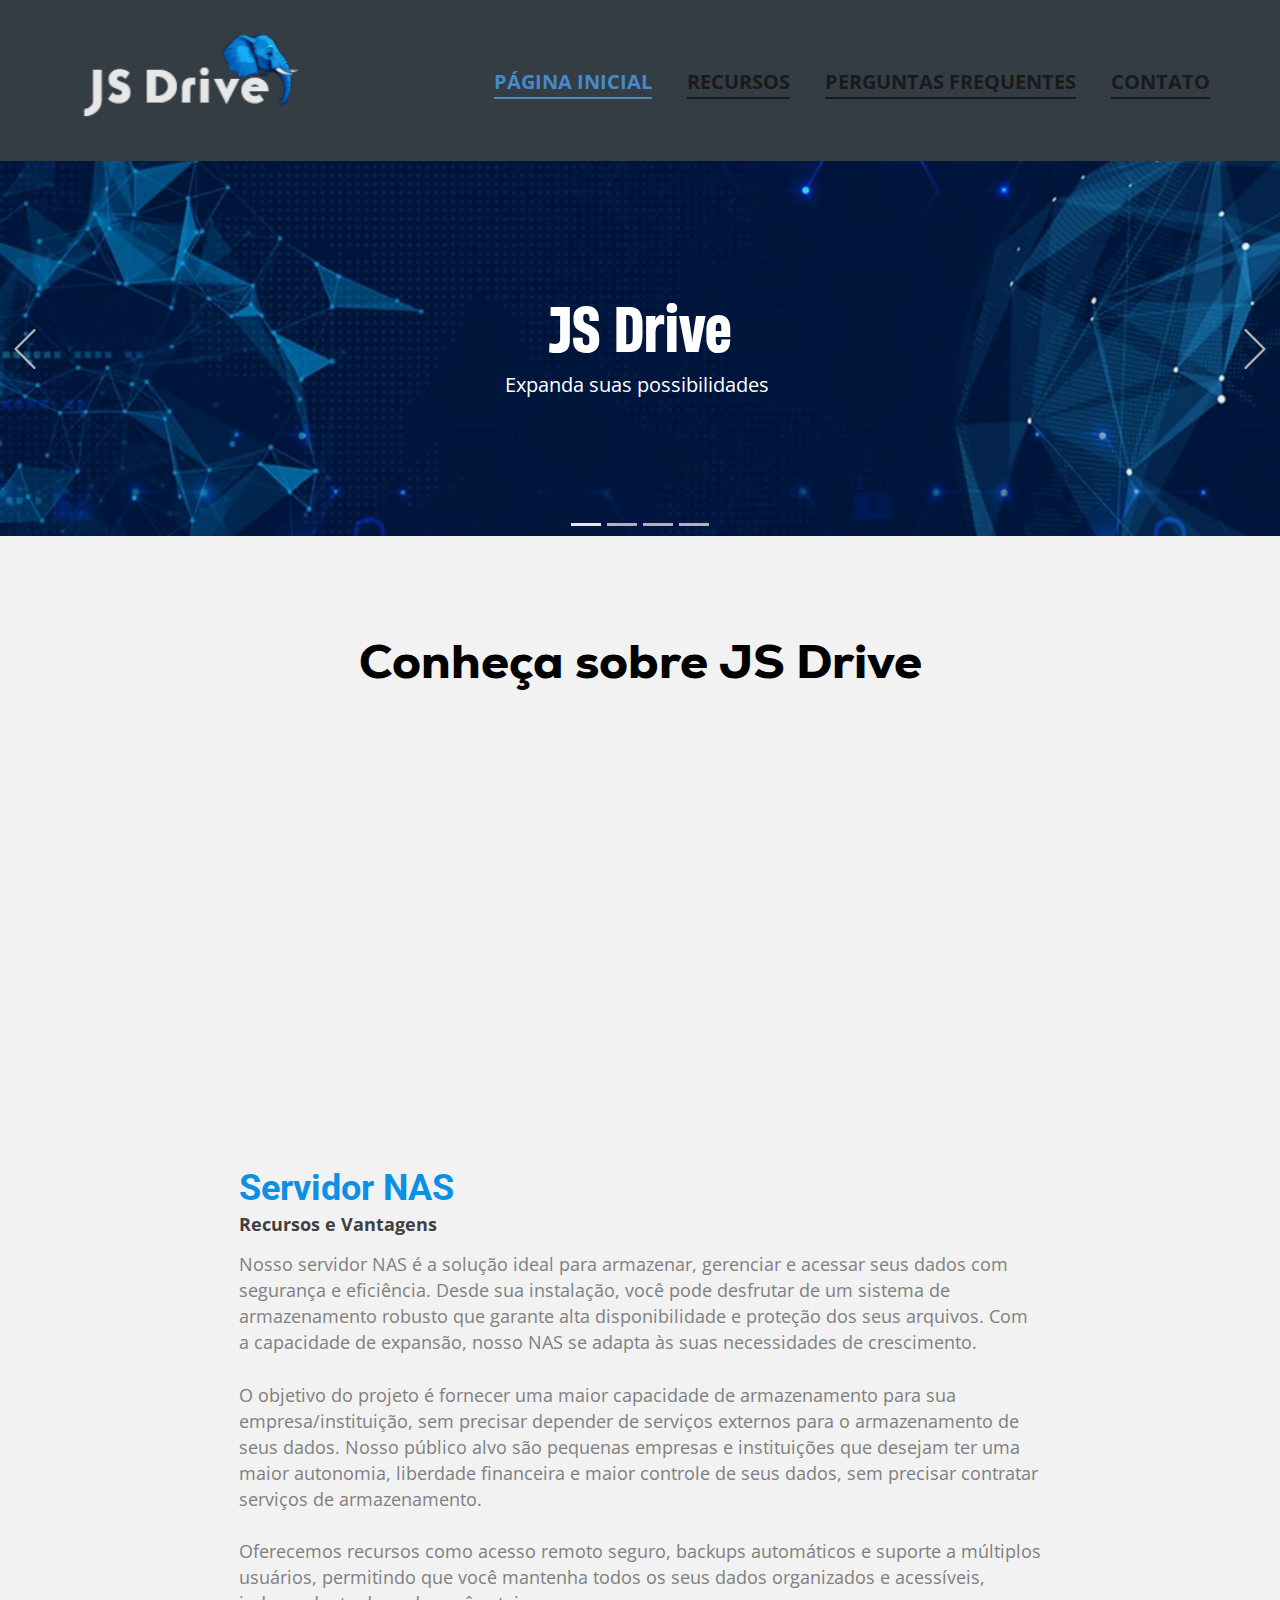
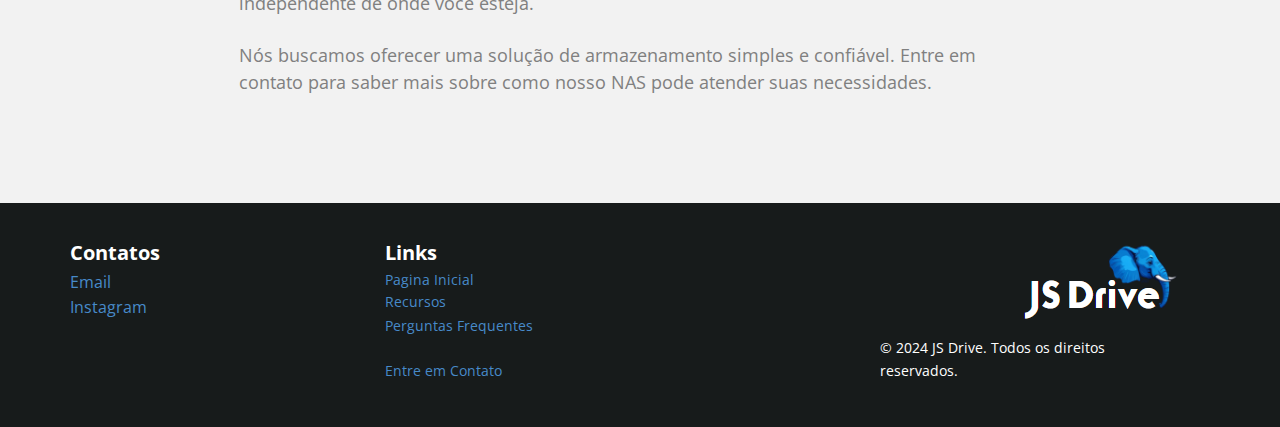
<file: index.html>
<!DOCTYPE html>
<html style="font-size: 16px;" lang="pt-br">

<head>
  <meta name="viewport" content="width=device-width, initial-scale=1.0">
  <meta charset="utf-8">
  <meta name="keywords" content="JS Drive, ​Armazenamento Seguro, Acesso Remoto, Backup Automático">
  <meta name="description" content="">
  <title>Página Inicial</title>
  <link rel="stylesheet" href="nicepage.css" media="screen">
  <link rel="stylesheet" href="index.css" media="screen">
  <script class="u-script" type="text/javascript" src="jquery-1.9.1.min.js" defer=""></script>
  <script class="u-script" type="text/javascript" src="nicepage.js" defer=""></script>
  <meta name="generator" content="Nicepage 7.0.5, nicepage.com">

  <link id="u-theme-google-font" rel="stylesheet"
    href="https://fonts.googleapis.com/css?family=Roboto:100,100i,300,300i,400,400i,500,500i,700,700i,900,900i|Open+Sans:300,300i,400,400i,500,500i,600,600i,700,700i,800,800i">





  <script type="application/ld+json">{
		"@context": "http://schema.org",
		"@type": "Organization",
		"name": "",
		"url": "/",
		"logo": "/images/Screenshot_2.png"
}</script>
  <meta name="theme-color" content="#478ac9">
  <meta property="og:title" content="Página Inicial">
  <meta property="og:type" content="website">
  <link rel="canonical" href="/">
  <meta data-intl-tel-input-cdn-path="intlTelInput/">
</head>

<body
  data-home-page="https://website6397581.nicepage.io/Página-Inicial.html?version=b66b1307-f653-183c-1727-d4254ffd2164"
  data-home-page-title="Página Inicial" data-path-to-root="/" data-include-products="false" class="u-body u-xl-mode"
  data-lang="pt">
  <header class="u-clearfix u-header u-sticky u-sticky-f66b u-header" id="sec-75c3">
    <div class="u-clearfix u-sheet u-sheet-1">
      <a href="#" class="u-image u-logo u-image-1" data-image-width="206" data-image-height="93">
        <img src="images/Logo2.png" class="u-logo-image u-logo-image-1">
      </a>
      <nav class="u-menu u-menu-one-level u-offcanvas u-menu-1">
        <div class="menu-collapse"
          style="font-size: 1.25rem; letter-spacing: 0px; font-weight: 700;">
          <a class="u-button-style u-custom-active-border-color u-custom-active-color u-custom-border u-custom-border-color u-custom-borders u-custom-hover-border-color u-custom-hover-color u-custom-left-right-menu-spacing u-custom-padding-bottom u-custom-text-active-color u-custom-text-color u-custom-text-decoration u-custom-text-hover-color u-custom-top-bottom-menu-spacing u-hamburger-link u-nav-link u-text-active-palette-1-base u-text-hover-palette-2-base"
            href="#">
            <svg class="u-svg-link" viewBox="0 0 24 24">
              <use xlink:href="#menu-hamburger"></use>
            </svg>
            <svg class="u-svg-content" version="1.1" id="menu-hamburger" viewBox="0 0 16 16" x="0px" y="0px"
              xmlns:xlink="http://www.w3.org/1999/xlink" xmlns="http://www.w3.org/2000/svg">
              <g>
                <rect y="1" width="16" height="2"></rect>
                <rect y="7" width="16" height="2"></rect>
                <rect y="13" width="16" height="2"></rect>
              </g>
            </svg>
          </a>
        </div>
        <div class="u-custom-menu u-nav-container">
          <ul class="u-nav u-spacing-30 u-unstyled u-nav-1">
            <li class="u-nav-item"><a
                class="u-border-2 u-border-active-palette-1-base u-border-grey-90 u-border-hover-palette-1-base u-border-no-left u-border-no-right u-border-no-top u-button-style u-nav-link u-text-active-palette-1-base u-text-grey-90 u-text-hover-palette-1-base"
                href="index.html" style="padding: 5px 0px;">Página Inicial</a>
            </li>
            <li class="u-nav-item"><a
                class="u-border-2 u-border-active-palette-1-base u-border-grey-90 u-border-hover-palette-1-base u-border-no-left u-border-no-right u-border-no-top u-button-style u-nav-link u-text-active-palette-1-base u-text-grey-90 u-text-hover-palette-1-base"
                href="Recursos.html" style="padding: 5px 0px;">Recursos</a>
            </li>
            <li class="u-nav-item"><a
                class="u-border-2 u-border-active-palette-1-base u-border-grey-90 u-border-hover-palette-1-base u-border-no-left u-border-no-right u-border-no-top u-button-style u-nav-link u-text-active-palette-1-base u-text-grey-90 u-text-hover-palette-1-base"
                href="Perguntas-Frequentes.html" style="padding: 5px 0px;">Perguntas Frequentes</a>
            </li>
            <li class="u-nav-item"><a
                class="u-border-2 u-border-active-palette-1-base u-border-grey-90 u-border-hover-palette-1-base u-border-no-left u-border-no-right u-border-no-top u-button-style u-nav-link u-text-active-palette-1-base u-text-grey-90 u-text-hover-palette-1-base"
                href="Contato.html" style="padding: 5px 0px;">Contato</a>
            </li>
          </ul>
        </div>
        <div class="u-custom-menu u-nav-container-collapse">
          <div class="u-black u-container-style u-inner-container-layout u-opacity u-opacity-95 u-sidenav">
            <div class="u-inner-container-layout u-sidenav-overflow">
              <div class="u-menu-close"></div>
              <ul class="u-align-center u-nav u-popupmenu-items u-unstyled u-nav-2">
                <li class="u-nav-item"><a class="u-button-style u-nav-link" href="index.html">Página
                    Inicial</a>
                </li>
                <li class="u-nav-item"><a class="u-button-style u-nav-link" href="Recursos.html">Recursos</a>
                </li>
                <li class="u-nav-item"><a class="u-button-style u-nav-link" href="Perguntas-Frequentes.html">Perguntas
                    Frequentes</a>
                </li>
                <li class="u-nav-item"><a class="u-button-style u-nav-link" href="Contato.html">Contato</a>
                </li>
              </ul>
            </div>
          </div>
          <div class="u-black u-menu-overlay u-opacity u-opacity-70"></div>
        </div>
      </nav>
    </div>
  </header>
  <section class="u-clearfix u-custom-color-4 u-section-1" id="sec-e0bd">
    <div data-interval="4000" data-u-ride="carousel"
      class="u-carousel u-carousel-duration-1000 u-expanded-width u-slider u-slider-1" id="carousel-56c6">
      <ol class="u-absolute-hcenter u-carousel-indicators u-carousel-indicators-1">
        <li data-u-target="#carousel-56c6" class="u-active u-active-grey-10 u-grey-30 u-shape-rectangle"
          data-u-slide-to="0" style="width: 30px; height: 3px;"></li>
        <li data-u-target="#carousel-56c6" class="u-active-grey-10 u-grey-30 u-shape-rectangle" data-u-slide-to="1"
          style="width: 30px; height: 3px;"></li>
        <li data-u-target="#carousel-56c6" class="u-active-grey-10 u-grey-30 u-shape-rectangle" data-u-slide-to="2"
          style="width: 30px; height: 3px;"></li>
        <li data-u-target="#carousel-56c6" class="u-active-grey-10 u-grey-30 u-shape-rectangle" data-u-slide-to="3"
          style="width: 30px; height: 3px;"></li>
      </ol>
      <div class="u-carousel-inner" role="listbox">
        <div class="u-active u-carousel-item u-container-style u-image u-shading u-slide u-image-1"
          data-image-width="1701" data-image-height="945">
          <div class="u-container-layout u-valign-middle u-container-layout-1">
            <h2 class="u-custom-font u-text u-text-body-alt-color u-text-default u-text-1">JS Drive</h2>
            <p class="u-text u-text-body-alt-color u-text-2">Expanda suas possibilidades </p>
          </div>
        </div>
        <div class="u-carousel-item u-container-style u-image u-shading u-slide u-image-2" data-image-width="1920"
          data-image-height="1282">
          <div class="u-container-layout u-valign-middle u-container-layout-2">
            <h2 class="u-custom-font u-text u-text-body-alt-color u-text-default u-text-3"><b>Armazenamento Seguro</b>
            </h2>
            <p class="u-text u-text-body-alt-color u-text-4"> Mantenha seus dados seguros e acessíveis.</p>
          </div>
        </div>
        <div class="custom-expanded u-carousel-item u-container-style u-image u-shading u-slide u-image-3"
          data-image-width="1500" data-image-height="1000">
          <div class="u-container-layout u-valign-middle u-container-layout-3">
            <h2 class="u-custom-font u-text u-text-body-alt-color u-text-default u-text-5">Acesso Remoto</h2>
            <p class="u-text u-text-body-alt-color u-text-6"> Mantenha seus dados seguros e acessíveis.</p>
          </div>
        </div>
        <div class="custom-expanded u-carousel-item u-container-style u-image u-shading u-slide u-image-4"
          data-image-width="1600" data-image-height="606">
          <div class="u-container-layout u-container-layout-4">
            <h2 class="u-custom-font u-text u-text-body-alt-color u-text-default u-text-7">Backup Automático</h2>
            <p class="u-text u-text-body-alt-color u-text-8">Proteja os seus dados com backups automáticos</p>
          </div>
        </div>
      </div>
      <a class="u-absolute-vcenter u-carousel-control u-carousel-control-prev u-spacing-5 u-text-grey-30 u-carousel-control-1"
        href="#carousel-56c6" role="button" data-u-slide="prev">
        <span aria-hidden="true">
          <svg viewBox="0 0 477.175 477.175">
            <path d="M145.188,238.575l215.5-215.5c5.3-5.3,5.3-13.8,0-19.1s-13.8-5.3-19.1,0l-225.1,225.1c-5.3,5.3-5.3,13.8,0,19.1l225.1,225
                    c2.6,2.6,6.1,4,9.5,4s6.9-1.3,9.5-4c5.3-5.3,5.3-13.8,0-19.1L145.188,238.575z"></path>
          </svg>
        </span>
        <span class="sr-only">Previous</span>
      </a>
      <a class="u-absolute-vcenter u-carousel-control u-carousel-control-next u-spacing-5 u-text-grey-30 u-carousel-control-2"
        href="#carousel-56c6" role="button" data-u-slide="next">
        <span aria-hidden="true">
          <svg viewBox="0 0 477.175 477.175">
            <path
              d="M360.731,229.075l-225.1-225.1c-5.3-5.3-13.8-5.3-19.1,0s-5.3,13.8,0,19.1l215.5,215.5l-215.5,215.5
                    c-5.3,5.3-5.3,13.8,0,19.1c2.6,2.6,6.1,4,9.5,4c3.4,0,6.9-1.3,9.5-4l225.1-225.1C365.931,242.875,365.931,234.275,360.731,229.075z">
            </path>
          </svg>
        </span>
        <span class="sr-only">Next</span>
      </a>
    </div>
  </section>
  <section class="u-align-center u-clearfix u-container-align-center u-custom-color-4 u-section-2" id="sec-b7f9">
    <div class="u-clearfix u-sheet u-sheet-1">
      <h2 class="u-align-center u-custom-font u-text u-text-black u-text-default u-text-1">Conheça sobre JS Drive </h2>
      <div class="custom-expanded u-align-left u-video u-video-1">
        <div class="embed-responsive embed-responsive-1">
          <iframe style="position: absolute;top: 0;left: 0;width: 100%;height: 100%;" class="embed-responsive-item"
            src="https://www.youtube.com/embed/UV8PvQTaw1w?mute=0&amp;showinfo=0&amp;controls=1&amp;start=0"
            frameborder="0" allowfullscreen=""></iframe>
        </div>
      </div>
    </div>
  </section>
  <section class="u-clearfix u-grey-5 u-section-3" id="sec-30c4">
    <div class="u-clearfix u-sheet u-sheet-1">
      <h3 class="u-text u-text-custom-color-2 u-text-1">Servidor NAS</h3>
      <p class="u-text u-text-grey-75 u-text-2">Recursos e Vantagens</p>
      <p class="u-text u-text-grey-50 u-text-3"> Nosso servidor NAS é a solução ideal para armazenar, gerenciar e
        acessar seus dados com segurança e eficiência. Desde sua instalação, você pode desfrutar de um sistema de
        armazenamento robusto que garante alta disponibilidade e proteção dos seus arquivos. Com a capacidade de
        expansão, nosso NAS se adapta às suas necessidades de crescimento.<br>
        <br>O objetivo do projeto é fornecer uma maior capacidade de armazenamento para sua empresa/instituição, sem
        precisar depender de serviços externos para o armazenamento de seus dados. Nosso público alvo são pequenas
        empresas e instituições que desejam ter uma maior autonomia, liberdade financeira e maior controle de seus
        dados, sem precisar contratar serviços de armazenamento.<br>
        <br>Oferecemos recursos como acesso remoto seguro, backups automáticos e suporte a múltiplos usuários,
        permitindo que você mantenha todos os seus dados organizados e acessíveis, independente de onde você esteja.<br>
        <br>Nós buscamos oferecer uma solução de armazenamento simples e confiável. Entre em contato para saber mais
        sobre como nosso NAS pode atender suas&nbsp;necessidades.
      </p>
    </div>
  </section>



  <footer
    class="u-align-center u-clearfix u-container-align-center-lg u-container-align-center-xl u-custom-color-5 u-footer u-footer"
    id="sec-1241">
    <div class="u-clearfix u-sheet u-sheet-1">
      <img class="u-image u-image-default u-preserve-proportions u-image-1" src="images/Logo1.png" alt=""
        data-image-width="171" data-image-height="105">
      <p class="u-text u-text-default u-text-1">Links</p>
      <p class="u-text u-text-default u-text-2">Contatos</p>
      <p class="u-align-left u-text u-text-default u-text-3">
        <a class="u-active-none u-border-none u-btn u-button-link u-button-style u-hover-none u-none u-text-palette-1-base u-btn-1"
          href="index.html">Pagina Inicial </a>
      </p>
      <p class="u-align-left u-text u-text-default u-text-4">
        <a class="u-active-none u-border-none u-btn u-button-link u-button-style u-hover-none u-none u-text-palette-1-base u-btn-2"
          href="Recursos.html">Recursos</a>
      </p>
      <p class="u-text u-text-default u-text-5">
        <a class="u-active-none u-border-none u-btn u-button-link u-button-style u-hover-none u-none u-text-palette-1-base u-btn-3"
          href="mailto:jsdrive.ofc@gmail.com?subject=Duvida">Email</a>
      </p>
      <p class="u-text u-text-default u-text-6">
        <a class="u-active-none u-border-none u-btn u-button-link u-button-style u-hover-none u-none u-text-palette-1-base u-btn-4"
          href="https://www.instagram.com/js_drive/" target="_blank">Instagram</a>
      </p>
      <p class="u-align-left u-text u-text-7">
        <a class="u-active-none u-border-none u-btn u-button-link u-button-style u-hover-none u-none u-text-palette-1-base u-btn-5"
          href="Perguntas-Frequentes.html">Perguntas Frequentes</a>
      </p>
      <p class="u-align-left u-small-text u-text u-text-variant u-text-8"> © 2024 JS Drive. Todos os direitos
        reservados.</p>
      <p class="u-align-left u-text u-text-9">
        <a class="u-active-none u-border-none u-btn u-button-link u-button-style u-hover-none u-none u-text-palette-1-base u-btn-6"
          href="Contato.html">Entre em Contato</a>
      </p>
    </div>
  </footer>
</body>

</html>
</file>
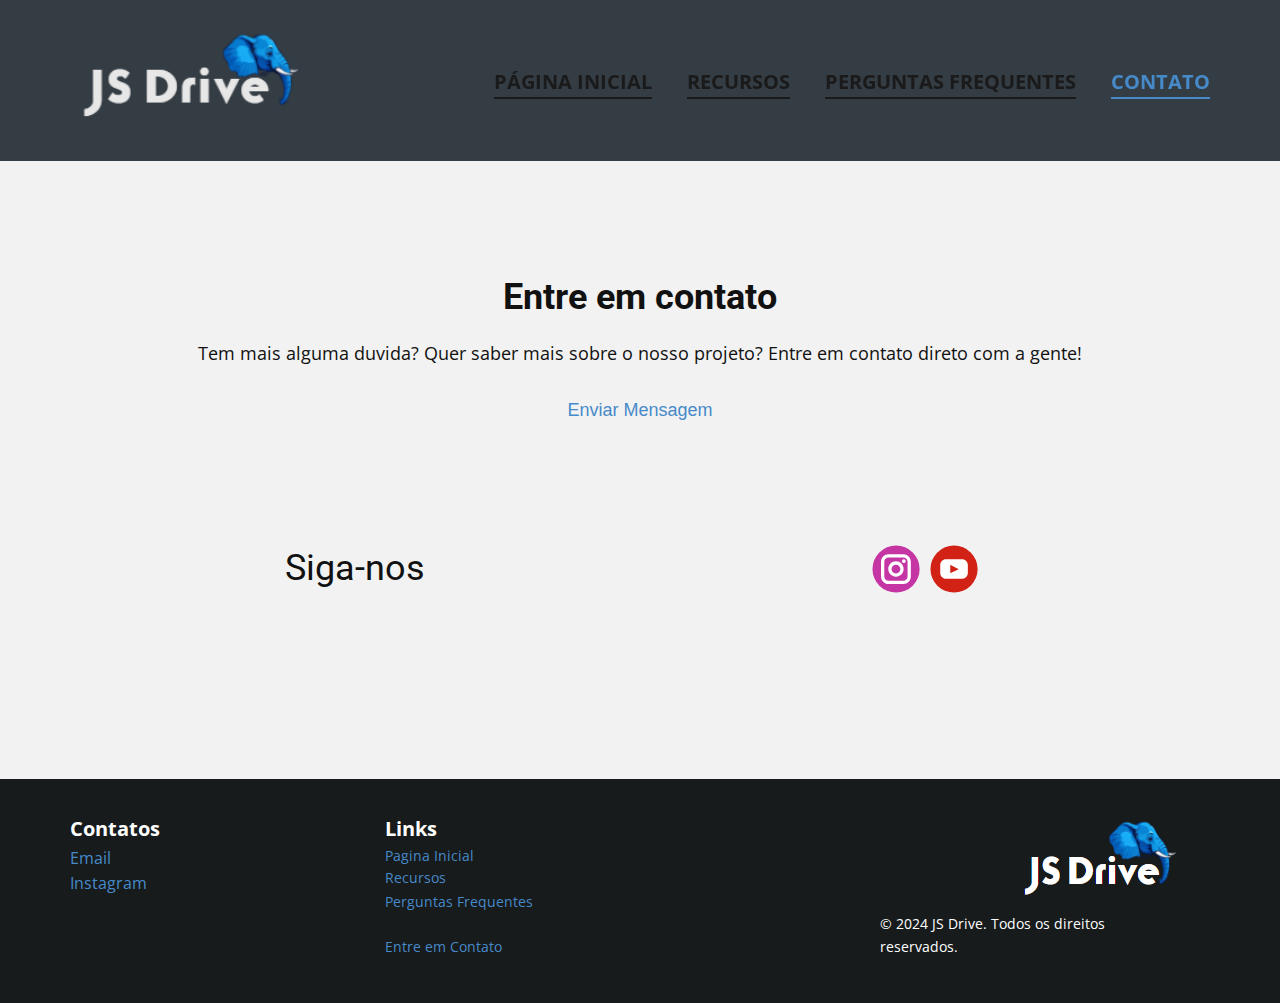
<file: Contato.html>
<!DOCTYPE html>
<html style="font-size: 16px;" lang="pt-br">

<head>
  <meta name="viewport" content="width=device-width, initial-scale=1.0">
  <meta charset="utf-8">
  <meta name="keywords" content="">
  <meta name="description" content="">
  <title>Contato</title>
  <link rel="stylesheet" href="nicepage.css" media="screen">
  <link rel="stylesheet" href="Contato.css" media="screen">
  <script class="u-script" type="text/javascript" src="jquery-1.9.1.min.js" defer=""></script>
  <script class="u-script" type="text/javascript" src="nicepage.js" defer=""></script>
  <meta name="generator" content="Nicepage 7.0.5, nicepage.com">
  <link id="u-theme-google-font" rel="stylesheet"
    href="https://fonts.googleapis.com/css?family=Roboto:100,100i,300,300i,400,400i,500,500i,700,700i,900,900i|Open+Sans:300,300i,400,400i,500,500i,600,600i,700,700i,800,800i">



  <script type="application/ld+json">{
		"@context": "http://schema.org",
		"@type": "Organization",
		"name": "",
		"logo": "/images/Screenshot_2.png"
}</script>
  <meta name="theme-color" content="#478ac9">
  <meta property="og:title" content="Contato">
  <meta property="og:type" content="website">
  <meta data-intl-tel-input-cdn-path="intlTelInput/">
</head>

<body data-path-to-root="/" data-include-products="false" class="u-body u-xl-mode" data-lang="pt">
  <header class="u-clearfix u-header u-sticky u-sticky-f66b u-header" id="sec-75c3">
    <div class="u-clearfix u-sheet u-sheet-1">
      <a href="#" class="u-image u-logo u-image-1" data-image-width="206" data-image-height="93">
        <img src="images/Logo2.png" class="u-logo-image u-logo-image-1">
      </a>
      <nav class="u-menu u-menu-one-level u-offcanvas u-menu-1" data-animation-name="fadeIn"
        data-animation-duration="1000" data-animation-delay="0">
        <div class="menu-collapse"
          style="font-size: 1.25rem; letter-spacing: 0px; font-weight: 700; text-transform: uppercase;">
          <a class="u-button-style u-custom-active-border-color u-custom-active-color u-custom-border u-custom-border-color u-custom-borders u-custom-hover-border-color u-custom-hover-color u-custom-left-right-menu-spacing u-custom-padding-bottom u-custom-text-active-color u-custom-text-color u-custom-text-decoration u-custom-text-hover-color u-custom-top-bottom-menu-spacing u-hamburger-link u-nav-link u-text-active-palette-1-base u-text-hover-palette-2-base"
            href="#">
            <svg class="u-svg-link" viewBox="0 0 24 24">
              <use xlink:href="#menu-hamburger"></use>
            </svg>
            <svg class="u-svg-content" version="1.1" id="menu-hamburger" viewBox="0 0 16 16" x="0px" y="0px"
              xmlns:xlink="http://www.w3.org/1999/xlink" xmlns="http://www.w3.org/2000/svg">
              <g>
                <rect y="1" width="16" height="2"></rect>
                <rect y="7" width="16" height="2"></rect>
                <rect y="13" width="16" height="2"></rect>
              </g>
            </svg>
          </a>
        </div>
        <div class="u-custom-menu u-nav-container">
          <ul class="u-nav u-spacing-30 u-unstyled u-nav-1">
            <li class="u-nav-item"><a
                class="u-border-2 u-border-active-palette-1-base u-border-grey-90 u-border-hover-palette-1-base u-border-no-left u-border-no-right u-border-no-top u-button-style u-nav-link u-text-active-palette-1-base u-text-grey-90 u-text-hover-palette-1-base"
                href="index.html" style="padding: 5px 0px;">Página Inicial</a>
            </li>
            <li class="u-nav-item"><a
                class="u-border-2 u-border-active-palette-1-base u-border-grey-90 u-border-hover-palette-1-base u-border-no-left u-border-no-right u-border-no-top u-button-style u-nav-link u-text-active-palette-1-base u-text-grey-90 u-text-hover-palette-1-base"
                href="Recursos.html" style="padding: 5px 0px;">Recursos</a>
            </li>
            <li class="u-nav-item"><a
                class="u-border-2 u-border-active-palette-1-base u-border-grey-90 u-border-hover-palette-1-base u-border-no-left u-border-no-right u-border-no-top u-button-style u-nav-link u-text-active-palette-1-base u-text-grey-90 u-text-hover-palette-1-base"
                href="Perguntas-Frequentes.html" style="padding: 5px 0px;">Perguntas Frequentes</a>
            </li>
            <li class="u-nav-item"><a
                class="u-border-2 u-border-active-palette-1-base u-border-grey-90 u-border-hover-palette-1-base u-border-no-left u-border-no-right u-border-no-top u-button-style u-nav-link u-text-active-palette-1-base u-text-grey-90 u-text-hover-palette-1-base"
                href="Contato.html" style="padding: 5px 0px;">Contato</a>
            </li>
          </ul>
        </div>
        <div class="u-custom-menu u-nav-container-collapse">
          <div class="u-black u-container-style u-inner-container-layout u-opacity u-opacity-95 u-sidenav">
            <div class="u-inner-container-layout u-sidenav-overflow">
              <div class="u-menu-close"></div>
              <ul class="u-align-center u-nav u-popupmenu-items u-unstyled u-nav-2">
                <li class="u-nav-item"><a class="u-button-style u-nav-link" href="index.html">Página
                    Inicial</a>
                </li>
                <li class="u-nav-item"><a class="u-button-style u-nav-link" href="Recursos.html">Recursos</a>
                </li>
                <li class="u-nav-item"><a class="u-button-style u-nav-link" href="Perguntas-Frequentes.html">Perguntas
                    Frequentes</a>
                </li>
                <li class="u-nav-item"><a class="u-button-style u-nav-link" href="Contato.html">Contato</a>
                </li>
              </ul>
            </div>
          </div>
          <div class="u-black u-menu-overlay u-opacity u-opacity-70"></div>
        </div>
      </nav>
    </div>
  </header>
  <section class="u-align-center u-clearfix u-container-align-center u-custom-color-4 u-section-1" id="sec-a63d">
    <div class="u-clearfix u-sheet u-sheet-1">
      <h3 class="u-align-center u-text u-text-1">Entre em contato</h3>
      <p class="u-align-center u-text u-text-2">Tem mais alguma duvida? Quer saber mais sobre o nosso projeto? Entre em contato direto com a gente! </p>
      <a href="mailto:jsdrive.ofc@gmail.com?subject=Duvida" class="u-align-center u-btn u-button-style u-btn-1">Enviar Mensagem </a>
    </div>
  </section>
  <section class="u-align-center u-clearfix u-container-align-center u-custom-color-4 u-section-2" id="sec-d05d">
    <div class="u-clearfix u-sheet u-sheet-1">
      <div class="data-layout-selected u-clearfix u-expanded-width u-layout-wrap u-layout-wrap-1">
        <div class="u-gutter-0 u-layout">
          <div class="u-layout-row">
            <div class="u-align-center u-container-align-center u-container-style u-layout-cell u-left-cell u-shape-rectangle u-size-30 u-layout-cell-1">
              <div class="u-container-layout u-valign-middle u-container-layout-1">
                <h2 class="u-text u-text-default u-text-1">Siga-nos</h2>
              </div>
            </div>
            <div class="u-align-center u-container-align-center u-container-style u-layout-cell u-right-cell u-shape-rectangle u-size-30 u-layout-cell-2">
              <div class="u-container-layout u-valign-middle u-container-layout-2">
                <div class="u-social-icons u-spacing-10 u-social-icons-1">
                  <a class="u-social-url" target="_blank" data-type="Instagram" title="Instagram" href="https://www.instagram.com/js_drive/"><span class="u-icon u-social-icon u-social-instagram u-icon-1"><svg class="u-svg-link" preserveAspectRatio="xMidYMin slice" viewBox="0 0 112 112" style=""><use xmlns:xlink="http://www.w3.org/1999/xlink" xlink:href="#svg-7eb4"></use></svg><svg class="u-svg-content" viewBox="0 0 112 112" x="0" y="0" id="svg-7eb4"><circle fill="currentColor" cx="56.1" cy="56.1" r="55"></circle><path fill="#FFFFFF" d="M55.9,38.2c-9.9,0-17.9,8-17.9,17.9C38,66,46,74,55.9,74c9.9,0,17.9-8,17.9-17.9C73.8,46.2,65.8,38.2,55.9,38.2
          z M55.9,66.4c-5.7,0-10.3-4.6-10.3-10.3c-0.1-5.7,4.6-10.3,10.3-10.3c5.7,0,10.3,4.6,10.3,10.3C66.2,61.8,61.6,66.4,55.9,66.4z"></path><path fill="#FFFFFF" d="M74.3,33.5c-2.3,0-4.2,1.9-4.2,4.2s1.9,4.2,4.2,4.2s4.2-1.9,4.2-4.2S76.6,33.5,74.3,33.5z"></path><path fill="#FFFFFF" d="M73.1,21.3H38.6c-9.7,0-17.5,7.9-17.5,17.5v34.5c0,9.7,7.9,17.6,17.5,17.6h34.5c9.7,0,17.5-7.9,17.5-17.5V38.8
          C90.6,29.1,82.7,21.3,73.1,21.3z M83,73.3c0,5.5-4.5,9.9-9.9,9.9H38.6c-5.5,0-9.9-4.5-9.9-9.9V38.8c0-5.5,4.5-9.9,9.9-9.9h34.5
          c5.5,0,9.9,4.5,9.9,9.9V73.3z"></path></svg></span>
                  </a>
                  <a class="u-social-url" target="_blank" data-type="YouTube" title="YouTube" href="https://www.youtube.com/@JSDriveofficial"><span class="u-icon u-social-icon u-social-youtube u-icon-2"><svg class="u-svg-link" preserveAspectRatio="xMidYMin slice" viewBox="0 0 112 112" style=""><use xlink:href="#svg-52c4"></use></svg><svg class="u-svg-content" viewBox="0 0 112 112" x="0" y="0" id="svg-52c4"><circle fill="currentColor" cx="56.1" cy="56.1" r="55"></circle><path fill="#FFFFFF" d="M74.9,33.3H37.3c-7.4,0-13.4,6-13.4,13.4v18.8c0,7.4,6,13.4,13.4,13.4h37.6c7.4,0,13.4-6,13.4-13.4V46.7 C88.3,39.3,82.3,33.3,74.9,33.3L74.9,33.3z M65.9,57l-17.6,8.4c-0.5,0.2-1-0.1-1-0.6V47.5c0-0.5,0.6-0.9,1-0.6l17.6,8.9 C66.4,56,66.4,56.8,65.9,57L65.9,57z"></path></svg></span>
                  </a>
                </div>
              </div>
            </div>
          </div>
        </div>
      </div>
    </div>
  </section>


  <footer
    class="u-align-center u-clearfix u-container-align-center-lg u-container-align-center-xl u-custom-color-5 u-footer u-footer"
    id="sec-1241">
    <div class="u-clearfix u-sheet u-sheet-1">
      <img class="u-image u-image-default u-preserve-proportions u-image-1" src="images/Logo1.png" alt=""
        data-image-width="171" data-image-height="105">
      <p class="u-text u-text-default u-text-1">Links</p>
      <p class="u-text u-text-default u-text-2">Contatos</p>
      <p class="u-align-left u-text u-text-default u-text-3">
        <a class="u-active-none u-border-none u-btn u-button-link u-button-style u-hover-none u-none u-text-palette-1-base u-btn-1"
          href="index.html">Pagina Inicial </a>
      </p>
      <p class="u-align-left u-text u-text-default u-text-4">
        <a class="u-active-none u-border-none u-btn u-button-link u-button-style u-hover-none u-none u-text-palette-1-base u-btn-2"
          href="Recursos.html">Recursos</a>
      </p>
      <p class="u-text u-text-default u-text-5">
        <a class="u-active-none u-border-none u-btn u-button-link u-button-style u-hover-none u-none u-text-palette-1-base u-btn-3"
          href="mailto:jsdrive.ofc@gmail.com?subject=Duvida">Email</a>
      </p>
      <p class="u-text u-text-default u-text-6">
        <a class="u-active-none u-border-none u-btn u-button-link u-button-style u-hover-none u-none u-text-palette-1-base u-btn-4"
          href="https://www.instagram.com/js_drive/" target="_blank">Instagram</a>
      </p>
      <p class="u-align-left u-text u-text-7">
        <a class="u-active-none u-border-none u-btn u-button-link u-button-style u-hover-none u-none u-text-palette-1-base u-btn-5"
          href="Perguntas-Frequentes.html">Perguntas Frequentes</a>
      </p>
      <p class="u-align-left u-small-text u-text u-text-variant u-text-8"> © 2024 JS Drive. Todos os direitos
        reservados.</p>
      <p class="u-align-left u-text u-text-9">
        <a class="u-active-none u-border-none u-btn u-button-link u-button-style u-hover-none u-none u-text-palette-1-base u-btn-6"
          href="Contato.html">Entre em Contato</a>
      </p>
    </div>
  </footer>
</body>

</html>
</file>
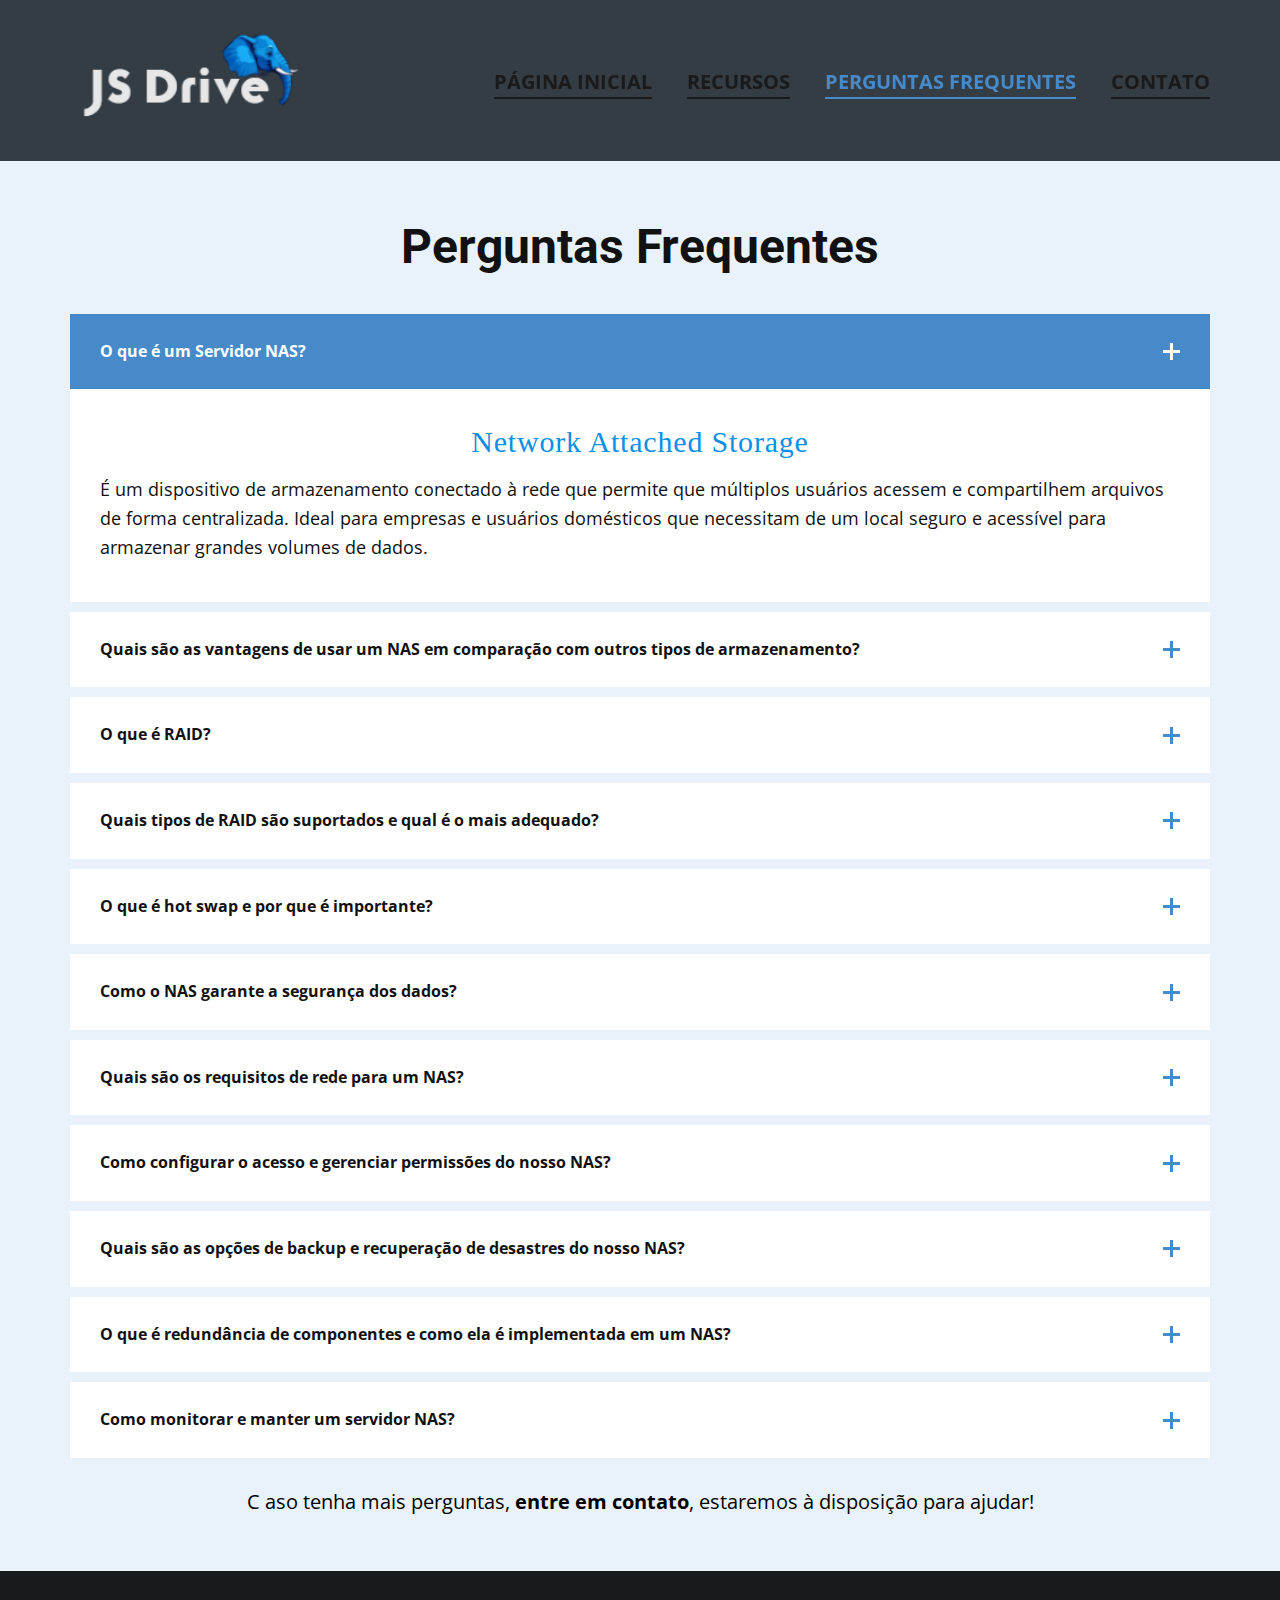
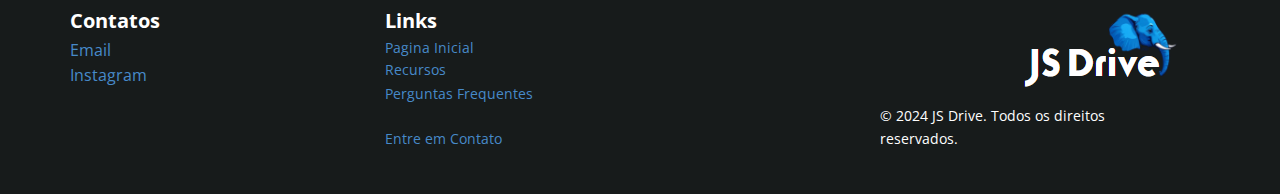
<file: Perguntas-Frequentes.html>
<!DOCTYPE html>
<html style="font-size: 16px;" lang="pt">

<head>
  <meta name="viewport" content="width=device-width, initial-scale=1.0">
  <meta charset="utf-8">
  <meta name="keywords" content="Perguntas Frequentes​">
  <meta name="description" content="">
  <title>Perguntas Frequentes</title>
  <link rel="stylesheet" href="nicepage.css" media="screen">
  <link rel="stylesheet" href="Perguntas-Frequentes.css" media="screen">
  <script class="u-script" type="text/javascript" src="jquery-1.9.1.min.js" defer=""></script>
  <script class="u-script" type="text/javascript" src="nicepage.js" defer=""></script>
  <meta name="generator" content="Nicepage 7.0.5, nicepage.com">
  <link id="u-theme-google-font" rel="stylesheet"
    href="https://fonts.googleapis.com/css?family=Roboto:100,100i,300,300i,400,400i,500,500i,700,700i,900,900i|Open+Sans:300,300i,400,400i,500,500i,600,600i,700,700i,800,800i">



  <script type="application/ld+json">{
		"@context": "http://schema.org",
		"@type": "Organization",
		"name": "",
		"logo": "/images/Screenshot_2.png"
}</script>
  <meta name="theme-color" content="#478ac9">
  <meta property="og:title" content="Perguntas Frequentes">
  <meta property="og:type" content="website">
  <meta data-intl-tel-input-cdn-path="intlTelInput/">
</head>

<body data-path-to-root="/" data-include-products="false" class="u-body u-xl-mode" data-lang="pt">
  <header class="u-clearfix u-header u-sticky u-sticky-f66b u-header" id="sec-75c3">
    <div class="u-clearfix u-sheet u-sheet-1">
      <a href="#" class="u-image u-logo u-image-1" data-image-width="206" data-image-height="93">
        <img src="images/Logo2.png" class="u-logo-image u-logo-image-1">
      </a>
      <nav class="u-menu u-menu-one-level u-offcanvas u-menu-1" data-animation-name="fadeIn"
        data-animation-duration="1000" data-animation-delay="0">
        <div class="menu-collapse"
          style="font-size: 1.25rem; letter-spacing: 0px; font-weight: 700; text-transform: uppercase;">
          <a class="u-button-style u-custom-active-border-color u-custom-active-color u-custom-border u-custom-border-color u-custom-borders u-custom-hover-border-color u-custom-hover-color u-custom-left-right-menu-spacing u-custom-padding-bottom u-custom-text-active-color u-custom-text-color u-custom-text-decoration u-custom-text-hover-color u-custom-top-bottom-menu-spacing u-hamburger-link u-nav-link u-text-active-palette-1-base u-text-hover-palette-2-base"
            href="#">
            <svg class="u-svg-link" viewBox="0 0 24 24">
              <use xlink:href="#menu-hamburger"></use>
            </svg>
            <svg class="u-svg-content" version="1.1" id="menu-hamburger" viewBox="0 0 16 16" x="0px" y="0px"
              xmlns:xlink="http://www.w3.org/1999/xlink" xmlns="http://www.w3.org/2000/svg">
              <g>
                <rect y="1" width="16" height="2"></rect>
                <rect y="7" width="16" height="2"></rect>
                <rect y="13" width="16" height="2"></rect>
              </g>
            </svg>
          </a>
        </div>
        <div class="u-custom-menu u-nav-container">
          <ul class="u-nav u-spacing-30 u-unstyled u-nav-1">
            <li class="u-nav-item"><a
                class="u-border-2 u-border-active-palette-1-base u-border-grey-90 u-border-hover-palette-1-base u-border-no-left u-border-no-right u-border-no-top u-button-style u-nav-link u-text-active-palette-1-base u-text-grey-90 u-text-hover-palette-1-base"
                href="index.html" style="padding: 5px 0px;">Página Inicial</a>
            </li>
            <li class="u-nav-item"><a
                class="u-border-2 u-border-active-palette-1-base u-border-grey-90 u-border-hover-palette-1-base u-border-no-left u-border-no-right u-border-no-top u-button-style u-nav-link u-text-active-palette-1-base u-text-grey-90 u-text-hover-palette-1-base"
                href="Recursos.html" style="padding: 5px 0px;">Recursos</a>
            </li>
            <li class="u-nav-item"><a
                class="u-border-2 u-border-active-palette-1-base u-border-grey-90 u-border-hover-palette-1-base u-border-no-left u-border-no-right u-border-no-top u-button-style u-nav-link u-text-active-palette-1-base u-text-grey-90 u-text-hover-palette-1-base"
                href="Perguntas-Frequentes.html" style="padding: 5px 0px;">Perguntas Frequentes</a>
            </li>
            <li class="u-nav-item"><a
                class="u-border-2 u-border-active-palette-1-base u-border-grey-90 u-border-hover-palette-1-base u-border-no-left u-border-no-right u-border-no-top u-button-style u-nav-link u-text-active-palette-1-base u-text-grey-90 u-text-hover-palette-1-base"
                href="Contato.html" style="padding: 5px 0px;">Contato</a>
            </li>
          </ul>
        </div>
        <div class="u-custom-menu u-nav-container-collapse">
          <div class="u-black u-container-style u-inner-container-layout u-opacity u-opacity-95 u-sidenav">
            <div class="u-inner-container-layout u-sidenav-overflow">
              <div class="u-menu-close"></div>
              <ul class="u-align-center u-nav u-popupmenu-items u-unstyled u-nav-2">
                <li class="u-nav-item"><a class="u-button-style u-nav-link" href="index.html">Página
                    Inicial</a>
                </li>
                <li class="u-nav-item"><a class="u-button-style u-nav-link" href="Recursos.html">Recursos</a>
                </li>
                <li class="u-nav-item"><a class="u-button-style u-nav-link" href="Perguntas-Frequentes.html">Perguntas
                    Frequentes</a>
                </li>
                <li class="u-nav-item"><a class="u-button-style u-nav-link" href="Contato.html">Contato</a>
                </li>
              </ul>
            </div>
          </div>
          <div class="u-black u-menu-overlay u-opacity u-opacity-70"></div>
        </div>
      </nav>
    </div>
  </header>
  <section class="u-align-center u-clearfix u-container-align-center u-palette-1-light-3 u-section-1" id="sec-89da">
    <div class="u-clearfix u-sheet u-sheet-1">
      <h2 class="u-text u-text-default u-text-1">Perguntas Frequentes </h2>
      <div class="u-accordion u-expanded-width u-faq u-spacing-10 u-accordion-1">
        <div class="u-accordion-item">
          <a class="active u-accordion-link u-active-palette-1-base u-button-style u-hover-palette-1-base u-white u-accordion-link-1"
            id="link-accordion-f600" aria-controls="accordion-f600" aria-selected="true">
            <span class="u-accordion-link-text"> O que é um Servidor NAS?</span><span
              class="u-accordion-link-icon u-icon u-text-active-white u-text-hover-white u-text-palette-1-base u-icon-1"><svg
                class="u-svg-link" preserveAspectRatio="xMidYMin slice" viewBox="0 0 448 448" style="">
                <use xmlns:xlink="http://www.w3.org/1999/xlink" xlink:href="#svg-fe6a"></use>
              </svg><svg class="u-svg-content" viewBox="0 0 448 448" id="svg-fe6a" style="">
                <path
                  d="m272 184c-4.417969 0-8-3.582031-8-8v-176h-80v176c0 4.417969-3.582031 8-8 8h-176v80h176c4.417969 0 8 3.582031 8 8v176h80v-176c0-4.417969 3.582031-8 8-8h176v-80zm0 0">
                </path>
              </svg></span>
          </a>
          <div class="u-accordion-active u-accordion-pane u-container-style u-white u-accordion-pane-1"
            id="accordion-f600" aria-labelledby="link-accordion-f600">
            <div class="u-container-layout u-container-layout-1">
              <div class="fr-view u-clearfix u-rich-text u-text">
                <h3 class="translation-container"
                  style="font-family: 'TypoGraphica'; font-size: 30px; margin-top: 15px; margin-bottom: -5px; letter-spacing: 0.8px; text-align: center;">
                  <span class="original-text">Network Attached Storage</span>
                  <span class="translated-text">Armazenamento Conectado na Rede</span>
                </h3>
              </div>
              <div class="fr-view u-clearfix u-rich-text u-text">
                <p>É um dispositivo de armazenamento conectado à rede que permite que múltiplos usuários acessem e
                  compartilhem arquivos de forma centralizada. Ideal para empresas e usuários domésticos que necessitam
                  de um local seguro e acessível para armazenar grandes volumes de dados. </p>
              </div>
            </div>
          </div>
        </div>
        <div class="u-accordion-item">
          <a class="u-accordion-link u-active-palette-1-base u-button-style u-hover-palette-1-base u-white u-accordion-link-2"
            id="link-accordion-72f4" aria-controls="accordion-72f4" aria-selected="false">
            <span class="u-accordion-link-text"> Quais são as vantagens de usar um NAS em comparação com outros tipos de
              armazenamento?</span><span
              class="u-accordion-link-icon u-icon u-text-active-white u-text-hover-white u-text-palette-1-base u-icon-2"><svg
                class="u-svg-link" preserveAspectRatio="xMidYMin slice" viewBox="0 0 448 448" style="">
                <use xmlns:xlink="http://www.w3.org/1999/xlink" xlink:href="#svg-85d7"></use>
              </svg><svg class="u-svg-content" viewBox="0 0 448 448" id="svg-85d7" style="">
                <path
                  d="m272 184c-4.417969 0-8-3.582031-8-8v-176h-80v176c0 4.417969-3.582031 8-8 8h-176v80h176c4.417969 0 8 3.582031 8 8v176h80v-176c0-4.417969 3.582031-8 8-8h176v-80zm0 0">
                </path>
              </svg></span>
          </a>
          <div class="u-accordion-pane u-container-style u-white u-accordion-pane-2" id="accordion-72f4"
            aria-labelledby="link-accordion-72f4">
            <div class="u-container-layout u-container-layout-2">
              <div class="fr-view u-clearfix u-rich-text u-text">
                <p>Um NAS oferece armazenamento centralizado acessível via rede, permitindo que vários dispositivos
                  compartilhem e acessem arquivos simultaneamente. Ele é ideal para empresas e usuários domésticos que
                  precisam de um armazenamento confiável, de fácil acesso e escalável. Além disso, um NAS permite backup
                  automático, suporte a RAID para proteção de dados, e é mais eficiente em termos de custo e manutenção
                  do que servidores tradicionais ou soluções baseadas em nuvem. </p>
              </div>
            </div>
          </div>
        </div>
        <div class="u-accordion-item">
          <a class="u-accordion-link u-active-palette-1-base u-button-style u-hover-palette-1-base u-white u-accordion-link-2"
            id="link-accordion-72f4" aria-controls="accordion-72f4" aria-selected="false">
            <span class="u-accordion-link-text"> O que é RAID?</span><span
              class="u-accordion-link-icon u-icon u-text-active-white u-text-hover-white u-text-palette-1-base u-icon-2"><svg
                class="u-svg-link" preserveAspectRatio="xMidYMin slice" viewBox="0 0 448 448" style="">
                <use xmlns:xlink="http://www.w3.org/1999/xlink" xlink:href="#svg-85d7"></use>
              </svg><svg class="u-svg-content" viewBox="0 0 448 448" id="svg-85d7" style="">
                <path
                  d="m272 184c-4.417969 0-8-3.582031-8-8v-176h-80v176c0 4.417969-3.582031 8-8 8h-176v80h176c4.417969 0 8 3.582031 8 8v176h80v-176c0-4.417969 3.582031-8 8-8h176v-80zm0 0">
                </path>
              </svg></span>
          </a>
          <div class="u-accordion-pane u-container-style u-white u-accordion-pane-3" id="accordion-854e"
            aria-labelledby="link-accordion-854e">
            <div class="u-container-layout u-container-layout-3">
              <div class="fr-view u-clearfix u-rich-text u-text">
                <p>RAID (Redundant Array of Independent Disks) é uma tecnologia que combina múltiplos discos em um único
                  sistema de armazenamento para melhorar a performance e/ou a redundância dos dados. Diferentes níveis
                  de RAID oferecem benefícios como maior segurança ou desempenho, dependendo da configuração. </p>
              </div>
            </div>
          </div>
        </div>
        <div class="u-accordion-item">
          <a class="u-accordion-link u-active-palette-1-base u-button-style u-hover-palette-1-base u-white u-accordion-link-2"
            id="link-accordion-72f4" aria-controls="accordion-72f4" aria-selected="false">
            <span class="u-accordion-link-text">Quais tipos de RAID são suportados e qual é o mais adequado?</span><span
              class="u-accordion-link-icon u-icon u-text-active-white u-text-hover-white u-text-palette-1-base u-icon-2"><svg
                class="u-svg-link" preserveAspectRatio="xMidYMin slice" viewBox="0 0 448 448" style="">
                <use xmlns:xlink="http://www.w3.org/1999/xlink" xlink:href="#svg-85d7"></use>
              </svg><svg class="u-svg-content" viewBox="0 0 448 448" id="svg-85d7" style="">
                <path
                  d="m272 184c-4.417969 0-8-3.582031-8-8v-176h-80v176c0 4.417969-3.582031 8-8 8h-176v80h176c4.417969 0 8 3.582031 8 8v176h80v-176c0-4.417969 3.582031-8 8-8h176v-80zm0 0">
                </path>
              </svg></span>
          </a>
          <div class="u-accordion-pane u-container-style u-white u-accordion-pane-4" id="daf8"
            aria-labelledby="link-daf8">
            <div class="u-container-layout u-container-layout-4">
              <div class="fr-view u-clearfix u-rich-text u-text">
                <p id="isPasted">Os tipos mais comuns de RAID suportados por NAS são RAID 0, RAID 1, RAID 5, RAID 6 e
                  RAID 10. Abaixo uma pequena descrição de cada tipo de RAID:</p>
                <p>- RAID 0 oferece desempenho melhorado, mas sem redundância;</p>
                <p>- RAID 1 espelha os dados para maior segurança;</p>
                <p>- RAID 5 e RAID 6 proporcionam um equilíbrio entre segurança e espaço disponível;</p>
                <p>- RAID 10 combina espelhamento e distribuição de dados para alto desempenho e proteção.</p>
                <p>A escolha depende das suas necessidades de armazenamento e segurança.</p>
              </div>
            </div>
          </div>
        </div>
        <div class="u-accordion-item">
          <a class="u-accordion-link u-active-palette-1-base u-button-style u-hover-palette-1-base u-white u-accordion-link-2"
            id="link-accordion-72f4" aria-controls="accordion-72f4" aria-selected="false">
            <span class="u-accordion-link-text">O que é hot swap e por que é importante?</span><span
              class="u-accordion-link-icon u-icon u-text-active-white u-text-hover-white u-text-palette-1-base u-icon-2"><svg
                class="u-svg-link" preserveAspectRatio="xMidYMin slice" viewBox="0 0 448 448" style="">
                <use xmlns:xlink="http://www.w3.org/1999/xlink" xlink:href="#svg-85d7"></use>
              </svg><svg class="u-svg-content" viewBox="0 0 448 448" id="svg-85d7" style="">
                <path
                  d="m272 184c-4.417969 0-8-3.582031-8-8v-176h-80v176c0 4.417969-3.582031 8-8 8h-176v80h176c4.417969 0 8 3.582031 8 8v176h80v-176c0-4.417969 3.582031-8 8-8h176v-80zm0 0">
                </path>
              </svg></span>
          </a>
          <div class="u-accordion-pane u-container-style u-white u-accordion-pane-5" id="b0a0"
            aria-labelledby="link-b0a0">
            <div class="u-container-layout u-container-layout-5">
              <div class="fr-view u-clearfix u-rich-text u-text">
                <p>Hot swap é a capacidade de substituir discos rígidos defeituosos ou adicionar novos discos sem
                  desligar o NAS. Isso é crucial para manter a continuidade do serviço, garantindo que o servidor
                  continue funcionando mesmo durante a manutenção, além de minimizar o tempo de inatividade e o risco de
                  perda de dados. </p>
              </div>
            </div>
          </div>
        </div>
        <div class="u-accordion-item">
          <a class="u-accordion-link u-active-palette-1-base u-button-style u-hover-palette-1-base u-white u-accordion-link-2"
            id="link-accordion-72f4" aria-controls="accordion-72f4" aria-selected="false">
            <span class="u-accordion-link-text">Como o NAS garante a segurança dos dados?</span><span
              class="u-accordion-link-icon u-icon u-text-active-white u-text-hover-white u-text-palette-1-base u-icon-2"><svg
                class="u-svg-link" preserveAspectRatio="xMidYMin slice" viewBox="0 0 448 448" style="">
                <use xmlns:xlink="http://www.w3.org/1999/xlink" xlink:href="#svg-85d7"></use>
              </svg><svg class="u-svg-content" viewBox="0 0 448 448" id="svg-85d7" style="">
                <path
                  d="m272 184c-4.417969 0-8-3.582031-8-8v-176h-80v176c0 4.417969-3.582031 8-8 8h-176v80h176c4.417969 0 8 3.582031 8 8v176h80v-176c0-4.417969 3.582031-8 8-8h176v-80zm0 0">
                </path>
              </svg></span>
          </a>
          <div class="u-accordion-pane u-container-style u-white u-accordion-pane-6" id="b324"
            aria-labelledby="link-b324">
            <div class="u-container-layout u-container-layout-6">
              <div class="fr-view u-clearfix u-rich-text u-text">
                <p>Um NAS pode garantir a segurança dos dados através de várias camadas de proteção, como criptografia
                  de dados, suporte a RAID para redundância, backups automáticos, permissões de acesso personalizadas e
                  firewalls integrados. Alguns modelos também oferecem detecção de invasões e integração com softwares
                  antivírus. </p>
              </div>
            </div>
          </div>
        </div>
        <div class="u-accordion-item">
          <a class="u-accordion-link u-active-palette-1-base u-button-style u-hover-palette-1-base u-white u-accordion-link-2"
            id="link-accordion-72f4" aria-controls="accordion-72f4" aria-selected="false">
            <span class="u-accordion-link-text">Quais são os requisitos de rede para um NAS?</span><span
              class="u-accordion-link-icon u-icon u-text-active-white u-text-hover-white u-text-palette-1-base u-icon-2"><svg
                class="u-svg-link" preserveAspectRatio="xMidYMin slice" viewBox="0 0 448 448" style="">
                <use xmlns:xlink="http://www.w3.org/1999/xlink" xlink:href="#svg-85d7"></use>
              </svg><svg class="u-svg-content" viewBox="0 0 448 448" id="svg-85d7" style="">
                <path
                  d="m272 184c-4.417969 0-8-3.582031-8-8v-176h-80v176c0 4.417969-3.582031 8-8 8h-176v80h176c4.417969 0 8 3.582031 8 8v176h80v-176c0-4.417969 3.582031-8 8-8h176v-80zm0 0">
                </path>
              </svg></span>
          </a>
          <div class="u-accordion-pane u-container-style u-white u-accordion-pane-7" id="3bad"
            aria-labelledby="link-3bad">
            <div class="u-container-layout u-container-layout-7">
              <div class="fr-view u-clearfix u-rich-text u-text">
                <p>Para um desempenho ideal, uma rede local rápida é recomendada, geralmente com cabos Ethernet de pelo
                  menos categoria 5e ou 6. A velocidade do NAS também depende do roteador ou switch usado. Para grandes
                  volumes de dados ou múltiplos usuários simultâneos, uma conexão de 1 Gbps ou superior é preferível.
                </p>
              </div>
            </div>
          </div>
        </div>
        <div class="u-accordion-item">
          <a class="u-accordion-link u-active-palette-1-base u-button-style u-hover-palette-1-base u-white u-accordion-link-2"
            id="link-accordion-72f4" aria-controls="accordion-72f4" aria-selected="false">
            <span class="u-accordion-link-text">Como configurar o acesso e gerenciar permissões do nosso NAS?</span><span
              class="u-accordion-link-icon u-icon u-text-active-white u-text-hover-white u-text-palette-1-base u-icon-2"><svg
                class="u-svg-link" preserveAspectRatio="xMidYMin slice" viewBox="0 0 448 448" style="">
                <use xmlns:xlink="http://www.w3.org/1999/xlink" xlink:href="#svg-85d7"></use>
              </svg><svg class="u-svg-content" viewBox="0 0 448 448" id="svg-85d7" style="">
                <path
                  d="m272 184c-4.417969 0-8-3.582031-8-8v-176h-80v176c0 4.417969-3.582031 8-8 8h-176v80h176c4.417969 0 8 3.582031 8 8v176h80v-176c0-4.417969 3.582031-8 8-8h176v-80zm0 0">
                </path>
              </svg></span>
          </a>
          <div class="u-accordion-pane u-container-style u-white u-accordion-pane-8" id="94ec"
            aria-labelledby="link-94ec">
            <div class="u-container-layout u-container-layout-8">
              <div class="fr-view u-clearfix u-rich-text u-text">
                <p>No OMV, o gerenciamento de acesso e permissões é feito através de uma interface web fácil de usar.
                  Você pode criar contas de usuários e grupos, atribuir permissões para pastas compartilhadas e
                  configurar o acesso via diferentes protocolos, como SMB/CIFS, NFS e FTP. O OMV permite definir
                  exatamente quais pastas cada usuário ou grupo pode acessar, além de controlar permissões de leitura,
                  escrita e execução. Isso garante que apenas usuários autorizados tenham acesso aos dados importantes.
                </p>
              </div>
            </div>
          </div>
        </div>
        <div class="u-accordion-item">
          <a class="u-accordion-link u-active-palette-1-base u-button-style u-hover-palette-1-base u-white u-accordion-link-2"
          id="link-accordion-72f4" aria-controls="accordion-72f4" aria-selected="false">
          <span class="u-accordion-link-text">Quais são as opções de backup e recuperação de desastres do nosso NAS?</span><span
            class="u-accordion-link-icon u-icon u-text-active-white u-text-hover-white u-text-palette-1-base u-icon-2"><svg
              class="u-svg-link" preserveAspectRatio="xMidYMin slice" viewBox="0 0 448 448" style="">
              <use xmlns:xlink="http://www.w3.org/1999/xlink" xlink:href="#svg-85d7"></use>
            </svg><svg class="u-svg-content" viewBox="0 0 448 448" id="svg-85d7" style="">
              <path
                d="m272 184c-4.417969 0-8-3.582031-8-8v-176h-80v176c0 4.417969-3.582031 8-8 8h-176v80h176c4.417969 0 8 3.582031 8 8v176h80v-176c0-4.417969 3.582031-8 8-8h176v-80zm0 0">
              </path>
            </svg></span>
        </a>
          <div class="u-accordion-pane u-container-style u-white u-accordion-pane-9" id="b3a9"
            aria-labelledby="link-b3a9">
            <div class="u-container-layout u-container-layout-9">
              <div class="fr-view u-clearfix u-rich-text u-text">
                <p>OMV oferece várias soluções de backup, incluindo a configuração de backups locais para dispositivos
                  conectados, como HDs externos, e backups remotos para a nuvem ou outro NAS. O plugin "rsync" permite
                  agendar backups automáticos de pastas específicas. OMV também suporta a criação de snapshots via o
                  plugin "OpenZFS", que permite restaurar o sistema a um ponto anterior no tempo, facilitando a
                  recuperação em caso de falhas ou corrupção de dados. </p>
              </div>
            </div>
          </div>
        </div>
        <div class="u-accordion-item">
          <a class="u-accordion-link u-active-palette-1-base u-button-style u-hover-palette-1-base u-white u-accordion-link-2"
          id="link-accordion-72f4" aria-controls="accordion-72f4" aria-selected="false">
          <span class="u-accordion-link-text">O que é redundância de componentes e como ela é implementada em um NAS?</span><span
            class="u-accordion-link-icon u-icon u-text-active-white u-text-hover-white u-text-palette-1-base u-icon-2"><svg
              class="u-svg-link" preserveAspectRatio="xMidYMin slice" viewBox="0 0 448 448" style="">
              <use xmlns:xlink="http://www.w3.org/1999/xlink" xlink:href="#svg-85d7"></use>
            </svg><svg class="u-svg-content" viewBox="0 0 448 448" id="svg-85d7" style="">
              <path
                d="m272 184c-4.417969 0-8-3.582031-8-8v-176h-80v176c0 4.417969-3.582031 8-8 8h-176v80h176c4.417969 0 8 3.582031 8 8v176h80v-176c0-4.417969 3.582031-8 8-8h176v-80zm0 0">
              </path>
            </svg></span>
        </a>
          <div class="u-accordion-pane u-container-style u-white u-accordion-pane-10" id="d5ef"
            aria-labelledby="link-d5ef">
            <div class="u-container-layout u-container-layout-10">
              <div class="fr-view u-clearfix u-rich-text u-text">
                <p>Redundância de componentes refere-se à duplicação de hardware crítico (como fontes de alimentação,
                  ventoinhas e unidades de disco) para garantir que o NAS continue operando em caso de falhas de
                  hardware. Essa implementação varia conforme o modelo, mas muitos NAS corporativos possuem essa
                  funcionalidade para minimizar o risco de falhas críticas. </p>
              </div>
            </div>
          </div>
        </div>
        <div class="u-accordion-item">
          <a class="u-accordion-link u-active-palette-1-base u-button-style u-hover-palette-1-base u-white u-accordion-link-2"
          id="link-accordion-72f4" aria-controls="accordion-72f4" aria-selected="false">
          <span class="u-accordion-link-text">Como monitorar e manter um servidor NAS?</span><span
            class="u-accordion-link-icon u-icon u-text-active-white u-text-hover-white u-text-palette-1-base u-icon-2"><svg
              class="u-svg-link" preserveAspectRatio="xMidYMin slice" viewBox="0 0 448 448" style="">
              <use xmlns:xlink="http://www.w3.org/1999/xlink" xlink:href="#svg-85d7"></use>
            </svg><svg class="u-svg-content" viewBox="0 0 448 448" id="svg-85d7" style="">
              <path
                d="m272 184c-4.417969 0-8-3.582031-8-8v-176h-80v176c0 4.417969-3.582031 8-8 8h-176v80h176c4.417969 0 8 3.582031 8 8v176h80v-176c0-4.417969 3.582031-8 8-8h176v-80zm0 0">
              </path>
            </svg></span>
        </a>
          <div class="u-accordion-pane u-container-style u-white u-accordion-pane-11" id="654b"
            aria-labelledby="link-654b">
            <div class="u-container-layout u-container-layout-11">
              <div class="fr-view u-clearfix u-rich-text u-text">
                <p>OMV facilita o monitoramento do sistema com gráficos detalhados de uso de CPU, RAM, espaço em disco e
                  temperatura dos componentes. A interface web permite verificar rapidamente o estado de saúde dos
                  discos e configurar alertas para problemas, como falha de discos ou superaquecimento. Além disso, OMV
                  oferece atualizações regulares de software e plugins, que podem ser facilmente instalados diretamente
                  da interface. Manter o sistema atualizado e executar backups regulares faz parte das melhores práticas
                  de manutenção. </p>
              </div>
            </div>
          </div>
        </div>
      </div>
      <p class="u-text u-text-13">
        <a class="u-btn u-button-link u-button-style u-text-active-palette-1-base u-text-black u-text-hover-palette-1-base u-btn-1"
          href="/Contato.html">
          <span style="font-style: normal;">C</span>
          <span style="font-style: normal;">aso tenha mais perguntas</span>,&nbsp;<b>entre em contato</b>, <span
            style="font-style: normal;">estaremos à disposição para ajudar!</span>
        </a>
      </p>
    </div>
  </section>



  <footer
    class="u-align-center u-clearfix u-container-align-center-lg u-container-align-center-xl u-custom-color-5 u-footer u-footer"
    id="sec-1241">
    <div class="u-clearfix u-sheet u-sheet-1">
      <img class="u-image u-image-default u-preserve-proportions u-image-1" src="images/Logo1.png" alt=""
        data-image-width="171" data-image-height="105">
      <p class="u-text u-text-default u-text-1">Links</p>
      <p class="u-text u-text-default u-text-2">Contatos</p>
      <p class="u-align-left u-text u-text-default u-text-3">
        <a class="u-active-none u-border-none u-btn u-button-link u-button-style u-hover-none u-none u-text-palette-1-base u-btn-1"
          href="index.html">Pagina Inicial </a>
      </p>
      <p class="u-align-left u-text u-text-default u-text-4">
        <a class="u-active-none u-border-none u-btn u-button-link u-button-style u-hover-none u-none u-text-palette-1-base u-btn-2"
          href="Recursos.html">Recursos</a>
      </p>
      <p class="u-text u-text-default u-text-5">
        <a class="u-active-none u-border-none u-btn u-button-link u-button-style u-hover-none u-none u-text-palette-1-base u-btn-3"
          href="mailto:jsdrive.ofc@gmail.com?subject=Duvida">Email</a>
      </p>
      <p class="u-text u-text-default u-text-6">
        <a class="u-active-none u-border-none u-btn u-button-link u-button-style u-hover-none u-none u-text-palette-1-base u-btn-4"
          href="https://www.instagram.com/js_drive/" target="_blank">Instagram</a>
      </p>
      <p class="u-align-left u-text u-text-7">
        <a class="u-active-none u-border-none u-btn u-button-link u-button-style u-hover-none u-none u-text-palette-1-base u-btn-5"
          href="Perguntas-Frequentes.html">Perguntas Frequentes</a>
      </p>
      <p class="u-align-left u-small-text u-text u-text-variant u-text-8"> © 2024 JS Drive. Todos os direitos
        reservados.</p>
      <p class="u-align-left u-text u-text-9">
        <a class="u-active-none u-border-none u-btn u-button-link u-button-style u-hover-none u-none u-text-palette-1-base u-btn-6"
          href="Contato.html">Entre em Contato</a>
      </p>
    </div>
  </footer>
</body>

</html>
</file>
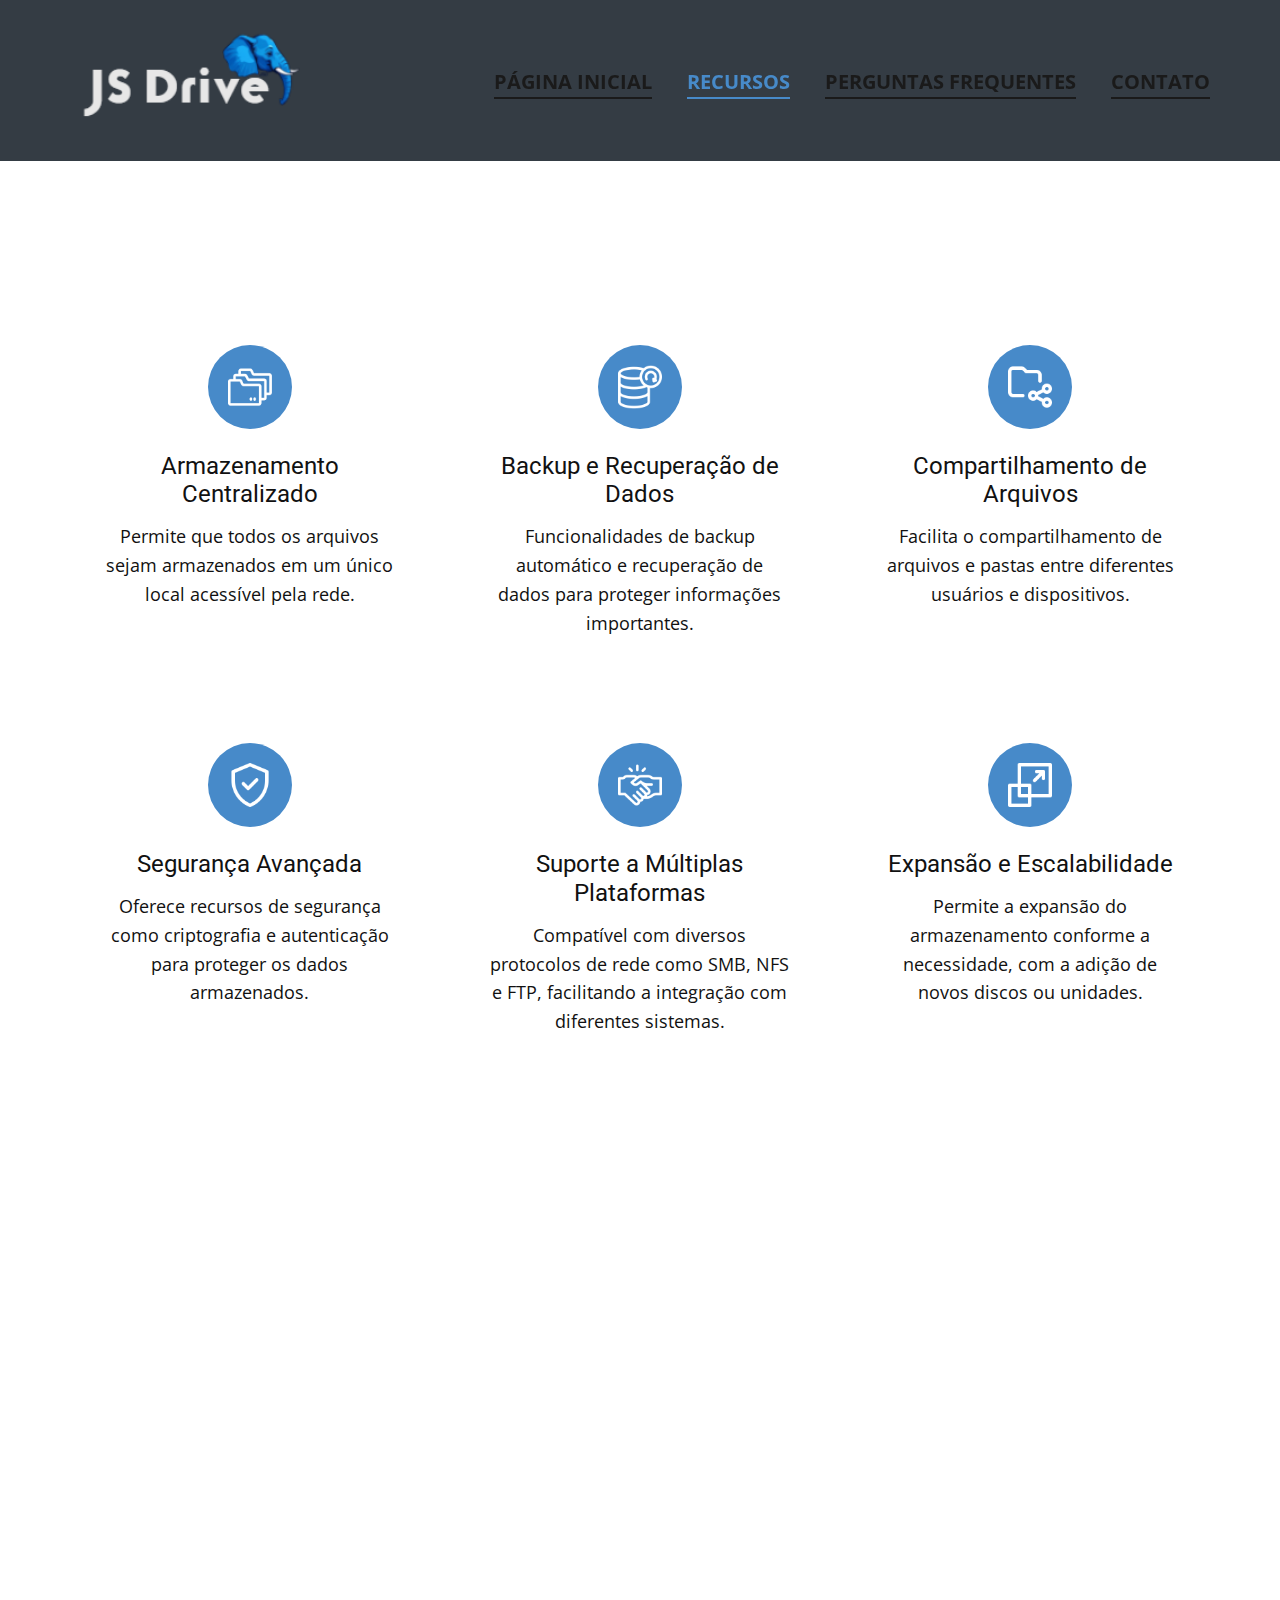
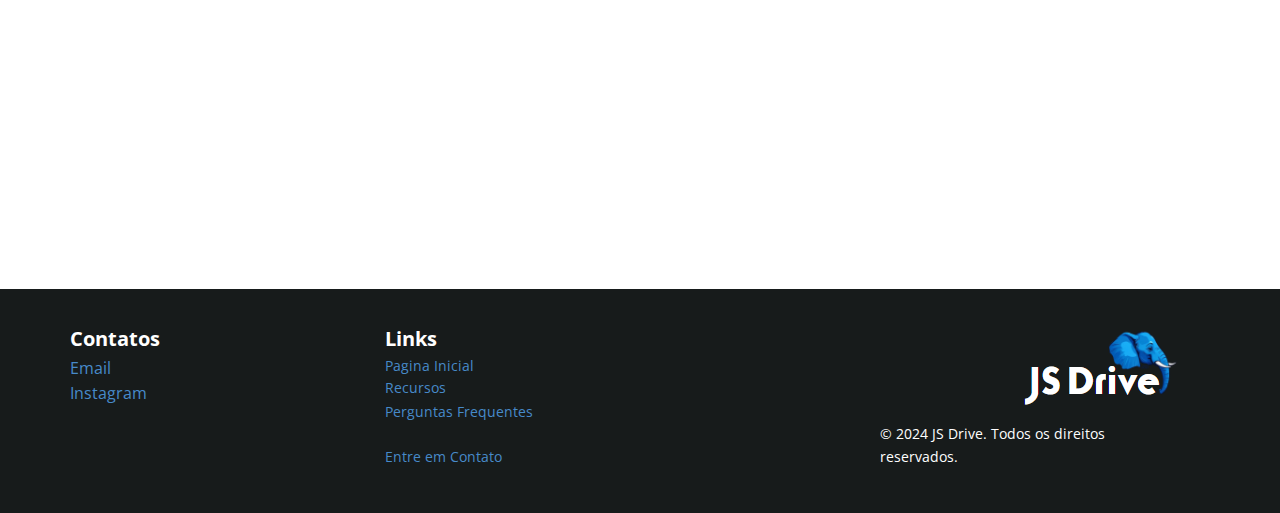
<file: Recursos.html>
<!DOCTYPE html>
<html style="font-size: 16px;" lang="pt">

<head>
  <meta name="viewport" content="width=device-width, initial-scale=1.0">
  <meta charset="utf-8">
  <meta name="keywords" content="​&nbsp;Recursos Principais, ​Dicas para Utilizar seu NAS">
  <meta name="description" content="">
  <title>Recursos</title>
  <link rel="stylesheet" href="nicepage.css" media="screen">
  <link rel="stylesheet" href="Recursos.css" media="screen">
  <script class="u-script" type="text/javascript" src="jquery-1.9.1.min.js" defer=""></script>
  <script class="u-script" type="text/javascript" src="nicepage.js" defer=""></script>
  <meta name="generator" content="Nicepage 7.0.5, nicepage.com">

  <link id="u-theme-google-font" rel="stylesheet"
    href="https://fonts.googleapis.com/css?family=Roboto:100,100i,300,300i,400,400i,500,500i,700,700i,900,900i|Open+Sans:300,300i,400,400i,500,500i,600,600i,700,700i,800,800i">




  <script type="application/ld+json">{
		"@context": "http://schema.org",
		"@type": "Organization",
		"name": "",
		"logo": "images/Logo2.png"
}</script>
  <meta name="theme-color" content="#478ac9">
  <meta property="og:title" content="Recursos">
  <meta property="og:type" content="website">
  <meta data-intl-tel-input-cdn-path="intlTelInput/">
</head>

<body data-path-to-root="/" data-include-products="false" class="u-body u-xl-mode" data-lang="pt">
  <header class="u-clearfix u-header u-sticky u-sticky-f66b u-header" id="sec-75c3">
    <div class="u-clearfix u-sheet u-sheet-1">
      <a href="#" class="u-image u-logo u-image-1" data-image-width="206" data-image-height="93">
        <img src="images/Logo2.png" class="u-logo-image u-logo-image-1">
      </a>
      <nav class="u-menu u-menu-one-level u-offcanvas u-menu-1" data-animation-name="fadeIn"
        data-animation-duration="1000" data-animation-delay="0">
        <div class="menu-collapse"
          style="font-size: 1.25rem; letter-spacing: 0px; font-weight: 700; text-transform: uppercase;">
          <a class="u-button-style u-custom-active-border-color u-custom-active-color u-custom-border u-custom-border-color u-custom-borders u-custom-hover-border-color u-custom-hover-color u-custom-left-right-menu-spacing u-custom-padding-bottom u-custom-text-active-color u-custom-text-color u-custom-text-decoration u-custom-text-hover-color u-custom-top-bottom-menu-spacing u-hamburger-link u-nav-link u-text-active-palette-1-base u-text-hover-palette-2-base"
            href="#">
            <svg class="u-svg-link" viewBox="0 0 24 24">
              <use xlink:href="#menu-hamburger"></use>
            </svg>
            <svg class="u-svg-content" version="1.1" id="menu-hamburger" viewBox="0 0 16 16" x="0px" y="0px"
              xmlns:xlink="http://www.w3.org/1999/xlink" xmlns="http://www.w3.org/2000/svg">
              <g>
                <rect y="1" width="16" height="2"></rect>
                <rect y="7" width="16" height="2"></rect>
                <rect y="13" width="16" height="2"></rect>
              </g>
            </svg>
          </a>
        </div>
        <div class="u-custom-menu u-nav-container">
          <ul class="u-nav u-spacing-30 u-unstyled u-nav-1">
            <li class="u-nav-item"><a
                class="u-border-2 u-border-active-palette-1-base u-border-grey-90 u-border-hover-palette-1-base u-border-no-left u-border-no-right u-border-no-top u-button-style u-nav-link u-text-active-palette-1-base u-text-grey-90 u-text-hover-palette-1-base"
                href="index.html" style="padding: 5px 0px;">Página Inicial</a>
            </li>
            <li class="u-nav-item"><a
                class="u-border-2 u-border-active-palette-1-base u-border-grey-90 u-border-hover-palette-1-base u-border-no-left u-border-no-right u-border-no-top u-button-style u-nav-link u-text-active-palette-1-base u-text-grey-90 u-text-hover-palette-1-base"
                href="Recursos.html" style="padding: 5px 0px;">Recursos</a>
            </li>
            <li class="u-nav-item"><a
                class="u-border-2 u-border-active-palette-1-base u-border-grey-90 u-border-hover-palette-1-base u-border-no-left u-border-no-right u-border-no-top u-button-style u-nav-link u-text-active-palette-1-base u-text-grey-90 u-text-hover-palette-1-base"
                href="Perguntas-Frequentes.html" style="padding: 5px 0px;">Perguntas Frequentes</a>
            </li>
            <li class="u-nav-item"><a
                class="u-border-2 u-border-active-palette-1-base u-border-grey-90 u-border-hover-palette-1-base u-border-no-left u-border-no-right u-border-no-top u-button-style u-nav-link u-text-active-palette-1-base u-text-grey-90 u-text-hover-palette-1-base"
                href="Contato.html" style="padding: 5px 0px;">Contato</a>
            </li>
          </ul>
        </div>
        <div class="u-custom-menu u-nav-container-collapse">
          <div class="u-black u-container-style u-inner-container-layout u-opacity u-opacity-95 u-sidenav">
            <div class="u-inner-container-layout u-sidenav-overflow">
              <div class="u-menu-close"></div>
              <ul class="u-align-center u-nav u-popupmenu-items u-unstyled u-nav-2">
                <li class="u-nav-item"><a class="u-button-style u-nav-link" href="index.html">Página
                    Inicial</a>
                </li>
                <li class="u-nav-item"><a class="u-button-style u-nav-link" href="Recursos.html">Recursos</a>
                </li>
                <li class="u-nav-item"><a class="u-button-style u-nav-link" href="Perguntas-Frequentes.html">Perguntas
                    Frequentes</a>
                </li>
                <li class="u-nav-item"><a class="u-button-style u-nav-link" href="Contato.html">Contato</a>
                </li>
              </ul>
            </div>
          </div>
          <div class="u-black u-menu-overlay u-opacity u-opacity-70"></div>
        </div>
      </nav>
    </div>
  </header>
  <section class="u-align-center u-clearfix u-section-1" id="sec-9eff">
    <div class="u-clearfix u-sheet u-sheet-1">
      <h2 class="u-align-center u-custom-font u-text u-text-1" data-animation-name="jackInTheBox"
        data-animation-duration="1000" data-animation-delay="2000" data-animation-direction=""><span
          class="u-icon"></span>&nbsp;Recursos Principais
      </h2>
      <div class="u-expanded-width u-layout-grid u-list u-list-1">
        <div class="u-repeater u-repeater-1">
          <div class="u-align-center u-container-style u-list-item u-repeater-item u-video-cover" data-animation-name=""
            data-animation-duration="0" data-animation-delay="0" data-animation-direction="">
            <div class="u-container-layout u-similar-container u-container-layout-1"><span
                class="u-align-center u-file-icon u-icon u-icon-circle u-palette-1-base u-text-white u-icon-2"><img
                  src="images/1975672-10794635.png" alt=""></span>
              <h4 class="u-align-center u-text u-text-2">Armazenamento Centralizado</h4>
              <p class="u-align-center u-text u-text-default u-text-3"> Permite que todos os arquivos sejam armazenados
                em um único local acessível pela rede.</p>
            </div>
          </div>
          <div
            class="u-align-center u-container-align-center u-container-style u-list-item u-repeater-item u-video-cover"
            data-animation-name="" data-animation-duration="0" data-animation-delay="0" data-animation-direction="">
            <div class="u-container-layout u-similar-container u-container-layout-2"><span
                class="u-align-center u-file-icon u-icon u-icon-circle u-palette-1-base u-text-white u-icon-3"><img
                  src="images/8637841-895c58b6.png" alt=""></span>
              <h4 class="u-align-center u-text u-text-4">Backup e Recuperação de Dados</h4>
              <p class="u-align-center u-text u-text-default u-text-5"> Funcionalidades de backup automático e
                recuperação de dados para proteger informações importantes.</p>
            </div>
          </div>
          <div class="u-align-center u-container-style u-list-item u-repeater-item u-video-cover" data-animation-name=""
            data-animation-duration="0" data-animation-delay="0" data-animation-direction="">
            <div class="u-container-layout u-similar-container u-container-layout-3"><span
                class="u-align-center u-file-icon u-icon u-icon-circle u-palette-1-base u-text-white u-icon-4"><img
                  src="images/7252607-a1186f79.png" alt=""></span>
              <h4 class="u-align-center u-text u-text-6">Compartilhamento de Arquivos</h4>
              <p class="u-align-center u-text u-text-default u-text-7"> Facilita o compartilhamento de arquivos e pastas
                entre diferentes usuários e dispositivos.</p>
            </div>
          </div>
          <div class="u-align-center u-container-style u-list-item u-repeater-item u-video-cover" data-animation-name=""
            data-animation-duration="0" data-animation-delay="0" data-animation-direction="">
            <div class="u-container-layout u-similar-container u-container-layout-4"><span
                class="u-align-center u-file-icon u-icon u-icon-circle u-palette-1-base u-text-white u-icon-5"><img
                  src="images/2438078-ce1f171c.png" alt=""></span>
              <h4 class="u-align-center u-text u-text-8">Segurança Avançada </h4>
              <p class="u-align-center u-text u-text-default u-text-9"> Oferece recursos de segurança como criptografia
                e autenticação para proteger os dados armazenados.</p>
            </div>
          </div>
          <div
            class="u-align-center u-container-align-center u-container-style u-list-item u-repeater-item u-video-cover"
            data-animation-name="" data-animation-duration="0" data-animation-delay="0" data-animation-direction="">
            <div class="u-container-layout u-similar-container u-container-layout-5"><span
                class="u-align-center u-file-icon u-icon u-icon-circle u-palette-1-base u-text-white u-icon-6"><img
                  src="images/6718401-d14db173.png" alt=""></span>
              <h4 class="u-align-center u-text u-text-10">Suporte a Múltiplas Plataformas</h4>
              <p class="u-align-center u-text u-text-default u-text-11"> Compatível com diversos protocolos de rede como
                SMB, NFS e FTP, facilitando a integração com diferentes sistemas.</p>
            </div>
          </div>
          <div class="u-align-center u-container-style u-list-item u-repeater-item u-video-cover" data-animation-name=""
            data-animation-duration="0" data-animation-delay="0" data-animation-direction="">
            <div class="u-container-layout u-similar-container u-container-layout-6"><span
                class="u-align-center u-file-icon u-icon u-icon-circle u-palette-1-base u-text-white u-icon-7"><img
                  src="images/7788603-7f0d8a9f.png" alt=""></span>
              <h4 class="u-align-center u-text u-text-12">Expansão e Escalabilidade</h4>
              <p class="u-align-center u-text u-text-default u-text-13"> Permite a expansão do armazenamento conforme a
                necessidade, com a adição de novos discos ou unidades.</p>
            </div>
          </div>
        </div>
      </div>
    </div>
  </section>
  <section class="u-clearfix u-section-2" id="carousel_3ea8">
    <div class="u-clearfix u-sheet u-valign-middle-lg u-valign-middle-sm u-valign-middle-xs u-sheet-1">
      <h2 class="u-align-center u-custom-font u-text u-text-default u-text-1" data-animation-name="customAnimationIn"
        data-animation-duration="1500" data-animation-delay="0"><b>Dicas para Utilizar seu NAS</b>
      </h2>
      <div class="u-expanded-width-md u-expanded-width-sm u-expanded-width-xs u-list u-list-1">
        <div class="u-repeater u-repeater-1">
          <div
            class="u-align-center u-container-style u-list-item u-opacity u-opacity-75 u-repeater-item u-shape-rectangle u-list-item-1"
            data-animation-name="customAnimationIn" data-animation-duration="1500" data-animation-delay="250">
            <div class="u-container-layout u-similar-container u-container-layout-1">
              <h4 class="u-text u-text-2"><b>Mantenha o Firmware Atualizado</b>
              </h4>
              <p class="u-text u-text-3"> Atualize regularmente o firmware do seu NAS para garantir que você tenha as
                últimas melhorias e correções de segurança.</p>
            </div>
          </div>
          <div
            class="u-align-center u-container-style u-list-item u-opacity u-opacity-75 u-repeater-item u-shape-rectangle u-list-item-2"
            data-animation-name="customAnimationIn" data-animation-duration="1500" data-animation-delay="250">
            <div class="u-container-layout u-similar-container u-container-layout-2">
              <h4 class="u-text u-text-4"><b>Configure Permissões Adequadas</b>
              </h4>
              <p class="u-text u-text-5"> Defina permissões de acesso de acordo com os usuários e grupos para manter
                seus dados seguros e organizados.</p>
            </div>
          </div>
          <div
            class="u-align-center u-container-style u-list-item u-opacity u-opacity-75 u-repeater-item u-shape-rectangle u-list-item-3"
            data-animation-name="customAnimationIn" data-animation-duration="1500" data-animation-delay="250">
            <div class="u-container-layout u-similar-container u-container-layout-3">
              <h4 class="u-text u-text-6"><b>Realize Backups Regulares</b>
              </h4>
              <p class="u-text u-text-7"> Configure backups automáticos para garantir que seus dados sejam salvos em
                caso de falhas de hardware ou outros problemas.</p>
            </div>
          </div>
          <div
            class="u-align-center u-container-style u-list-item u-opacity u-opacity-75 u-repeater-item u-shape-rectangle u-list-item-4"
            data-animation-name="customAnimationIn" data-animation-duration="1500" data-animation-delay="250">
            <div class="u-container-layout u-similar-container u-container-layout-4">
              <h4 class="u-text u-text-8"><b>Monitore o Desempenho</b>
              </h4>
              <p class="u-text u-text-9"> Use as ferramentas de monitoramento do NAS para acompanhar o desempenho e a
                saúde do dispositivo.</p>
            </div>
          </div>
        </div>
      </div>
    </div>
  </section>



  <footer
    class="u-align-center u-clearfix u-container-align-center-lg u-container-align-center-xl u-custom-color-5 u-footer u-footer"
    id="sec-1241">
    <div class="u-clearfix u-sheet u-sheet-1">
      <img class="u-image u-image-default u-preserve-proportions u-image-1" src="images/Logo1.png" alt=""
        data-image-width="171" data-image-height="105">
      <p class="u-text u-text-default u-text-1">Links</p>
      <p class="u-text u-text-default u-text-2">Contatos</p>
      <p class="u-align-left u-text u-text-default u-text-3">
        <a class="u-active-none u-border-none u-btn u-button-link u-button-style u-hover-none u-none u-text-palette-1-base u-btn-1"
          href="index.html">Pagina Inicial </a>
      </p>
      <p class="u-align-left u-text u-text-default u-text-4">
        <a class="u-active-none u-border-none u-btn u-button-link u-button-style u-hover-none u-none u-text-palette-1-base u-btn-2"
          href="Recursos.html">Recursos</a>
      </p>
      <p class="u-text u-text-default u-text-5">
        <a class="u-active-none u-border-none u-btn u-button-link u-button-style u-hover-none u-none u-text-palette-1-base u-btn-3"
          href="mailto:jsdrive.ofc@gmail.com?subject=Duvida">Email</a>
      </p>
      <p class="u-text u-text-default u-text-6">
        <a class="u-active-none u-border-none u-btn u-button-link u-button-style u-hover-none u-none u-text-palette-1-base u-btn-4"
          href="https://www.instagram.com/js_drive/" target="_blank">Instagram</a>
      </p>
      <p class="u-align-left u-text u-text-7">
        <a class="u-active-none u-border-none u-btn u-button-link u-button-style u-hover-none u-none u-text-palette-1-base u-btn-5"
          href="Perguntas-Frequentes.html">Perguntas Frequentes</a>
      </p>
      <p class="u-align-left u-small-text u-text u-text-variant u-text-8"> © 2024 JS Drive. Todos os direitos
        reservados.</p>
      <p class="u-align-left u-text u-text-9">
        <a class="u-active-none u-border-none u-btn u-button-link u-button-style u-hover-none u-none u-text-palette-1-base u-btn-6"
          href="Contato.html">Entre em Contato</a>
      </p>
    </div>
  </footer>
</body>

</html>
</file>
